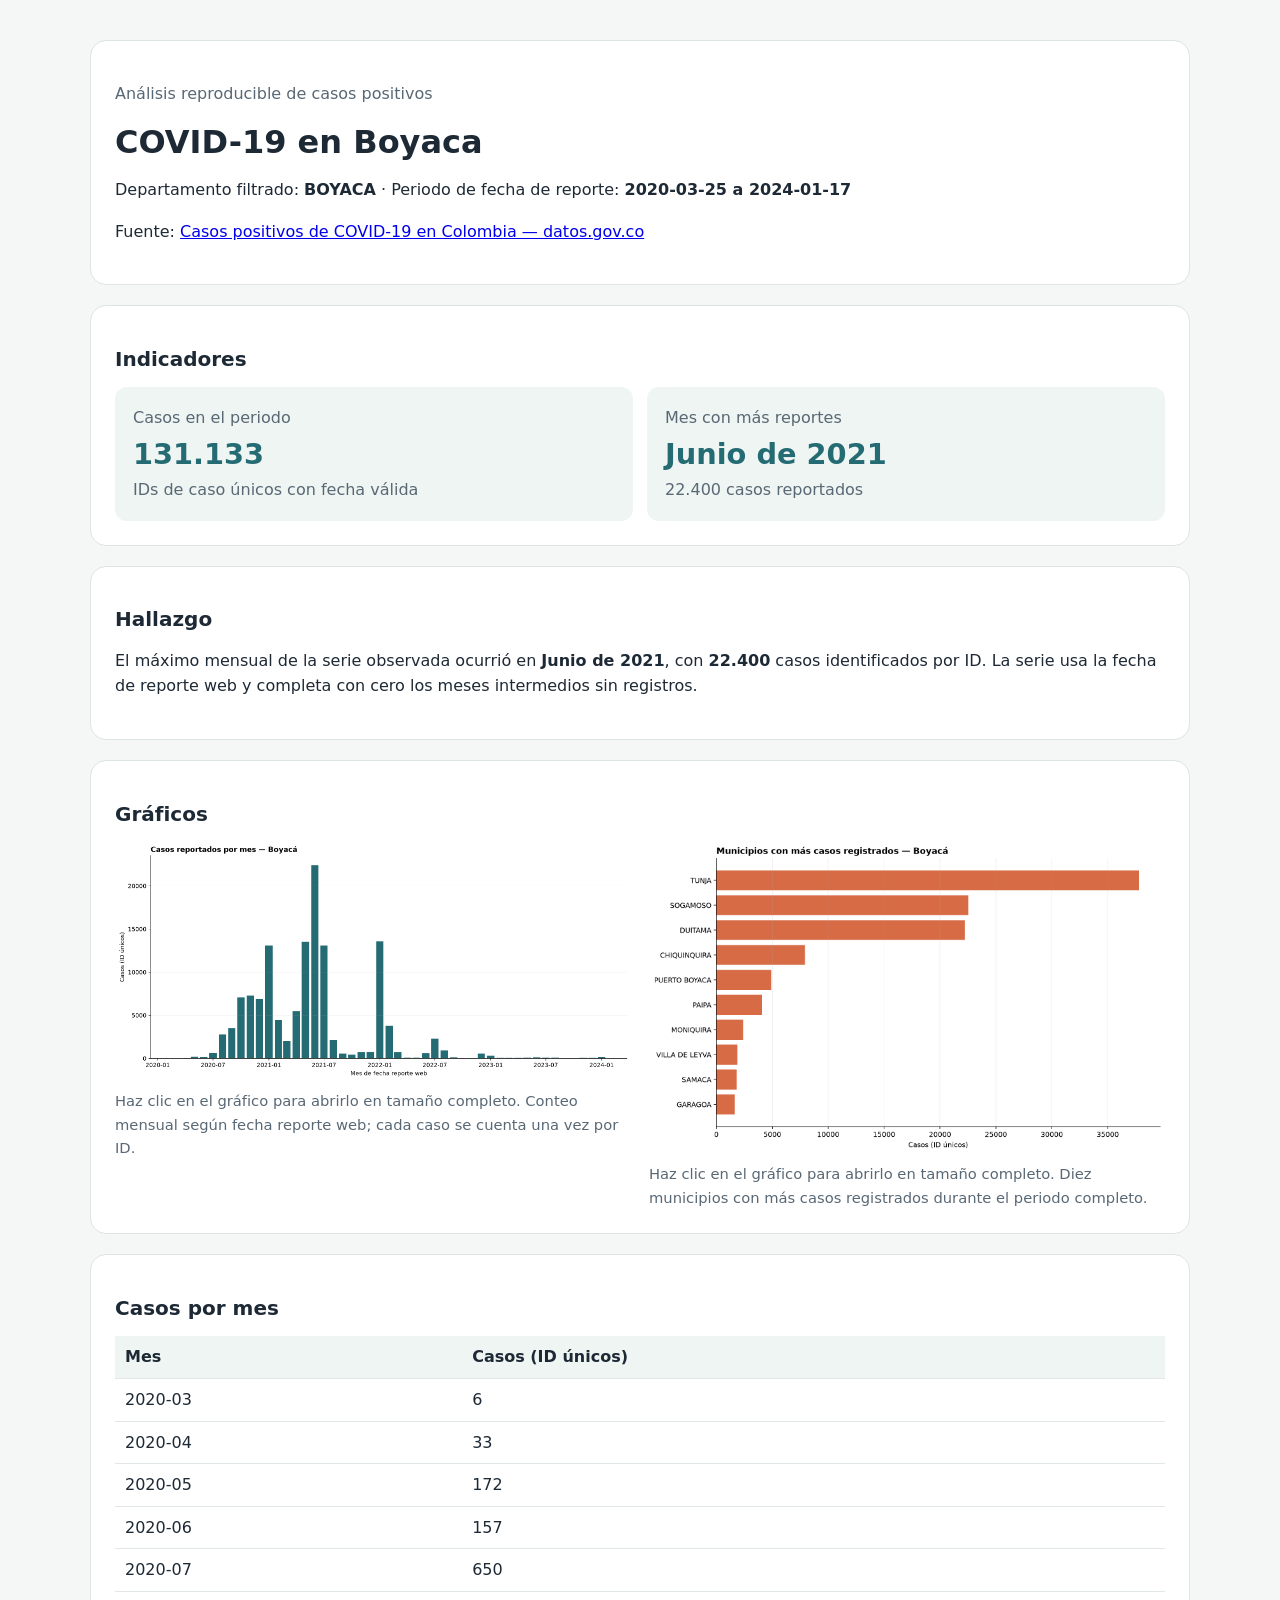
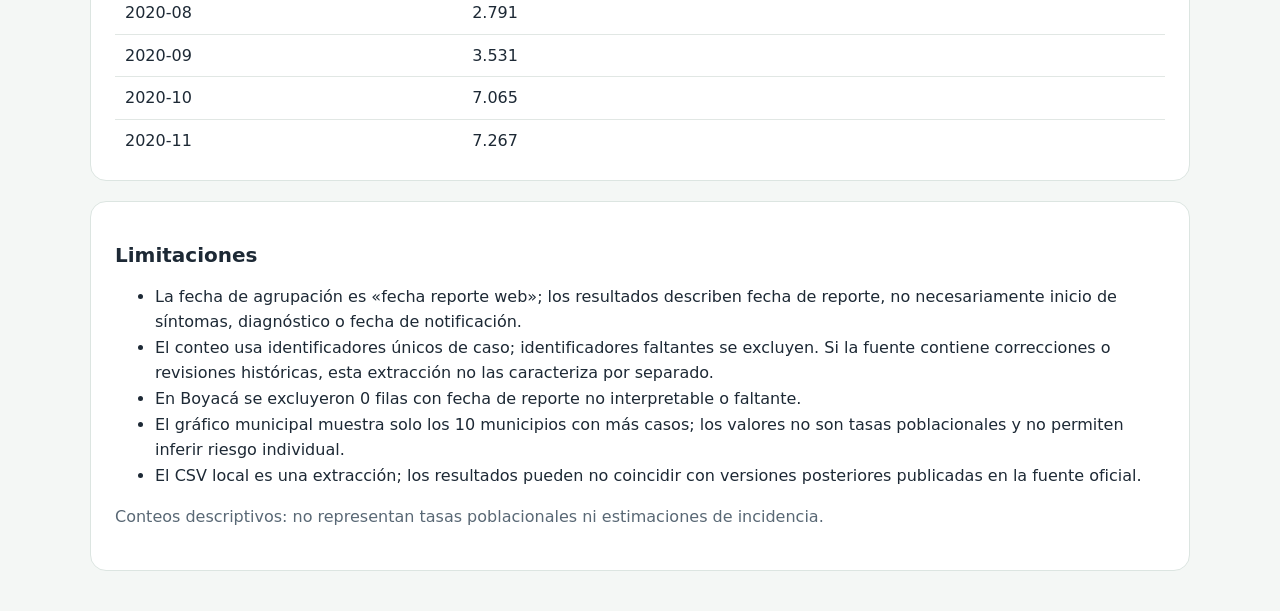
<file: docs/proyectos/demo-covid/index.html>
<!doctype html>
<html lang="es">
<head>
  <meta charset="utf-8">
  <meta name="viewport" content="width=device-width, initial-scale=1">
  <title>COVID-19 en Boyacá | Tablero</title>
  <style>
    :root { color-scheme: light; --ink:#1d2935; --muted:#596875; --accent:#246b73; --paper:#f4f7f5; }
    * { box-sizing:border-box; } body { margin:0; font:16px/1.6 system-ui,sans-serif; color:var(--ink); background:var(--paper); }
    main { width:min(1100px, calc(100% - 32px)); margin:40px auto; } header, section { background:#fff; border:1px solid #dce5e1; border-radius:16px; padding:24px; margin-bottom:20px; }
    h1,h2 { line-height:1.2; } h1 { margin:4px 0; } h2 { font-size:1.25rem; } .muted { color:var(--muted); }
    .cards { display:grid; grid-template-columns:repeat(auto-fit,minmax(210px,1fr)); gap:14px; } .card { padding:18px; border-radius:12px; background:#eef5f2; } .value { display:block; font-size:1.8rem; font-weight:750; color:var(--accent); }
    figure { margin:0; } figure img { display:block; width:100%; height:auto; }
    .chart-link { display:block; border-radius:10px; cursor:zoom-in; }
    .chart-link:focus-visible { outline:3px solid var(--accent); outline-offset:4px; }
    figcaption { color:var(--muted); font-size:.92rem; margin-top:8px; }
    .charts { display:grid; grid-template-columns:1fr; gap:18px; } table { border-collapse:collapse; width:100%; } th,td { text-align:left; padding:8px 10px; border-bottom:1px solid #e1e7e4; } th { background:#eef5f2; } .table-wrap { max-height:420px; overflow:auto; }
    @media(min-width:850px) { .charts { grid-template-columns:1fr 1fr; } }
  </style>
</head>
<body><main>
  <header>
    <p class="muted">Análisis reproducible de casos positivos</p>
    <h1>COVID-19 en Boyaca</h1>
    <p>Departamento filtrado: <strong>BOYACA</strong> · Periodo de fecha de reporte: <strong>2020-03-25 a 2024-01-17</strong></p>
    <p>Fuente: <a href="https://www.datos.gov.co/Salud-y-Protecci-n-Social/Casos-positivos-de-COVID-19-en-Colombia-/gt2j-8ykr/about_data" rel="noopener noreferrer">Casos positivos de COVID-19 en Colombia — datos.gov.co</a></p>
  </header>
  <section><h2>Indicadores</h2><div class="cards">
    <div class="card"><span class="muted">Casos en el periodo</span><span class="value">131.133</span><span class="muted">IDs de caso únicos con fecha válida</span></div>
    <div class="card"><span class="muted">Mes con más reportes</span><span class="value">Junio de 2021</span><span class="muted">22.400 casos reportados</span></div>
  </div></section>
  <section><h2>Hallazgo</h2><p>El máximo mensual de la serie observada ocurrió en <strong>Junio de 2021</strong>, con <strong>22.400</strong> casos identificados por ID. La serie usa la fecha de reporte web y completa con cero los meses intermedios sin registros.</p></section>
  <section><h2>Gráficos</h2><div class="charts">
    <figure><a class="chart-link" href="graficos/casos_mensuales.png" target="_blank" rel="noopener" aria-label="Abrir el gráfico mensual en tamaño completo"><img src="graficos/casos_mensuales.png" alt="Gráfico de barras de casos reportados por mes en Boyacá"></a><figcaption>Haz clic en el gráfico para abrirlo en tamaño completo. Conteo mensual según fecha reporte web; cada caso se cuenta una vez por ID.</figcaption></figure>
    <figure><a class="chart-link" href="graficos/casos_por_municipio.png" target="_blank" rel="noopener" aria-label="Abrir el gráfico por municipio en tamaño completo"><img src="graficos/casos_por_municipio.png" alt="Gráfico de barras de los diez municipios con más casos en Boyacá"></a><figcaption>Haz clic en el gráfico para abrirlo en tamaño completo. Diez municipios con más casos registrados durante el periodo completo.</figcaption></figure>
  </div></section>
  <section><h2>Casos por mes</h2><div class="table-wrap"><table><thead><tr><th>Mes</th><th>Casos (ID únicos)</th></tr></thead><tbody><tr><td>2020-03</td><td>6</td></tr>
<tr><td>2020-04</td><td>33</td></tr>
<tr><td>2020-05</td><td>172</td></tr>
<tr><td>2020-06</td><td>157</td></tr>
<tr><td>2020-07</td><td>650</td></tr>
<tr><td>2020-08</td><td>2.791</td></tr>
<tr><td>2020-09</td><td>3.531</td></tr>
<tr><td>2020-10</td><td>7.065</td></tr>
<tr><td>2020-11</td><td>7.267</td></tr>
<tr><td>2020-12</td><td>6.871</td></tr>
<tr><td>2021-01</td><td>13.067</td></tr>
<tr><td>2021-02</td><td>4.466</td></tr>
<tr><td>2021-03</td><td>2.002</td></tr>
<tr><td>2021-04</td><td>5.449</td></tr>
<tr><td>2021-05</td><td>13.504</td></tr>
<tr><td>2021-06</td><td>22.400</td></tr>
<tr><td>2021-07</td><td>13.083</td></tr>
<tr><td>2021-08</td><td>2.126</td></tr>
<tr><td>2021-09</td><td>555</td></tr>
<tr><td>2021-10</td><td>436</td></tr>
<tr><td>2021-11</td><td>698</td></tr>
<tr><td>2021-12</td><td>734</td></tr>
<tr><td>2022-01</td><td>13.587</td></tr>
<tr><td>2022-02</td><td>3.787</td></tr>
<tr><td>2022-03</td><td>714</td></tr>
<tr><td>2022-04</td><td>96</td></tr>
<tr><td>2022-05</td><td>107</td></tr>
<tr><td>2022-06</td><td>628</td></tr>
<tr><td>2022-07</td><td>2.273</td></tr>
<tr><td>2022-08</td><td>910</td></tr>
<tr><td>2022-09</td><td>126</td></tr>
<tr><td>2022-10</td><td>21</td></tr>
<tr><td>2022-11</td><td>45</td></tr>
<tr><td>2022-12</td><td>543</td></tr>
<tr><td>2023-01</td><td>295</td></tr>
<tr><td>2023-02</td><td>59</td></tr>
<tr><td>2023-03</td><td>59</td></tr>
<tr><td>2023-04</td><td>48</td></tr>
<tr><td>2023-05</td><td>102</td></tr>
<tr><td>2023-06</td><td>131</td></tr>
<tr><td>2023-07</td><td>90</td></tr>
<tr><td>2023-08</td><td>90</td></tr>
<tr><td>2023-09</td><td>42</td></tr>
<tr><td>2023-10</td><td>24</td></tr>
<tr><td>2023-11</td><td>61</td></tr>
<tr><td>2023-12</td><td>72</td></tr>
<tr><td>2024-01</td><td>160</td></tr></tbody></table></div></section>
  <section><h2>Limitaciones</h2><ul><li>La fecha de agrupación es «fecha reporte web»; los resultados describen fecha de reporte, no necesariamente inicio de síntomas, diagnóstico o fecha de notificación.</li>
<li>El conteo usa identificadores únicos de caso; identificadores faltantes se excluyen. Si la fuente contiene correcciones o revisiones históricas, esta extracción no las caracteriza por separado.</li>
<li>En Boyacá se excluyeron 0 filas con fecha de reporte no interpretable o faltante.</li>
<li>El gráfico municipal muestra solo los 10 municipios con más casos; los valores no son tasas poblacionales y no permiten inferir riesgo individual.</li>
<li>El CSV local es una extracción; los resultados pueden no coincidir con versiones posteriores publicadas en la fuente oficial.</li></ul><p class="muted">Conteos descriptivos: no representan tasas poblacionales ni estimaciones de incidencia.</p></section>
</main></body></html>
</file>
